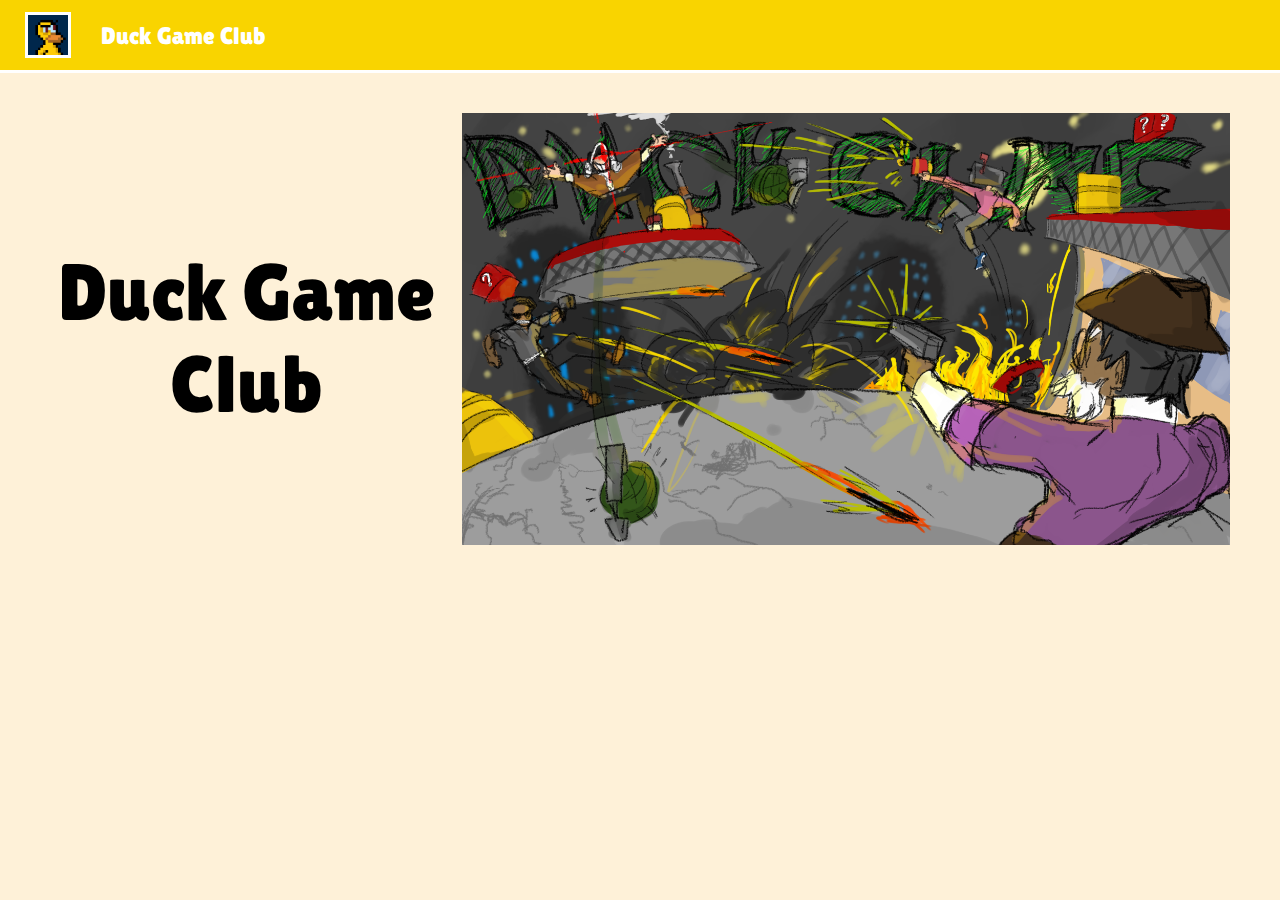
<file: index.html>
<!DOCTYPE html>
<html lang="en">
<head>
    <meta charset="UTF-8">
    <meta name="viewport" content="width=device-width, initial-scale=1.0">
    <title>Duck Game Club</title>
    <link href="./style.css" rel="stylesheet"/>
    <style>

    </style>
    <link rel="preconnect" href="https://fonts.googleapis.com">
    <link rel="preconnect" href="https://fonts.gstatic.com" crossorigin>
    <link href="https://fonts.googleapis.com/css2?family=Lilita+One&family=Nunito+Sans&display=swap" rel="stylesheet">
</head>
<body>
    <div id="header" class="container">
        <div class="item logo">
            <img src="./images/logo.png"/>
        </div>
        <div class="item">
            Duck Game Club
        </div>
    </div>
    <div id="hero" class="container">
        <div class="item">
            Duck Game Club
        </div>
        <div class="item gallery">
            <img src="images/banner.png"/>
        </div>
    </div>
</body>
</html>
</file>
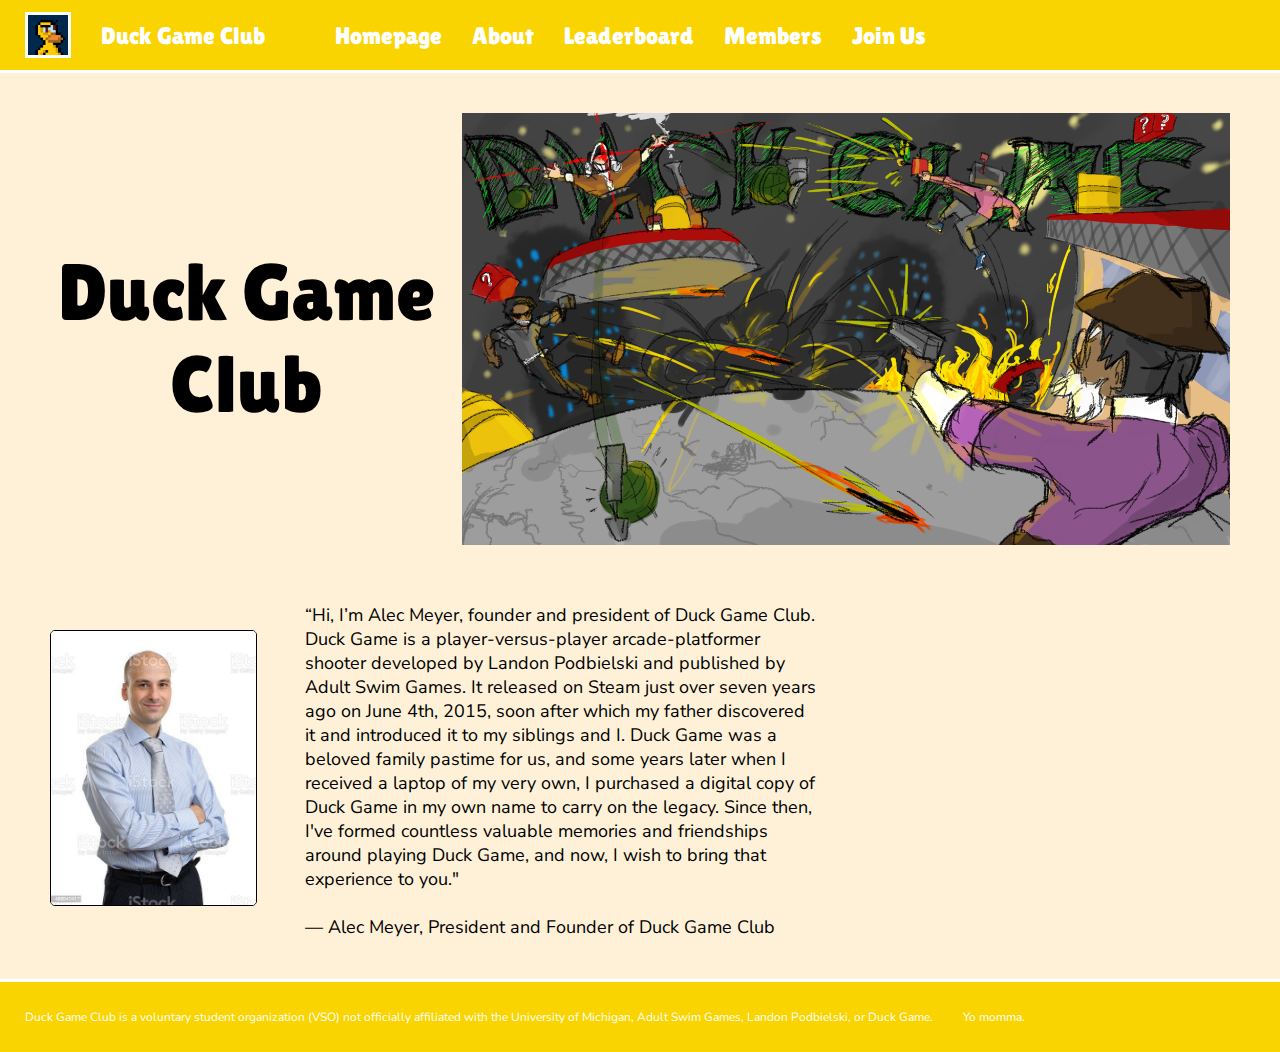
<file: pages/index.html>
<!DOCTYPE html>
<html lang="en">
<head>
    <meta charset="UTF-8">
    <meta name="viewport" content="width=device-width, initial-scale=1.0">
    <title>Duck Game Club</title>
    <link href="../style.css" rel="stylesheet"/>
    <link rel="preconnect" href="https://fonts.googleapis.com">
    <link rel="preconnect" href="https://fonts.gstatic.com" crossorigin>
    <link href="https://fonts.googleapis.com/css2?family=Lilita+One&family=Nunito+Sans&display=swap" rel="stylesheet">
</head>
<body>
    <div id="header" class="container">
        <div class="item logo">
            <img src="../images/logo.png"/>
        </div>
        <div class="item name">
            <a href="./index.html">Duck Game Club</a>
        </div>
        <div class="item link">
            <a href="./index.html">Homepage</a>
        </div>
        <div class="item link">
            <a href="./about.html">About</a>
        </div>
        <div class="item link">
            <a href="./leaderboard.html">Leaderboard</a>
        </div>
        <div class="item link">
            <a href="./members.html">Members</a>
        </div>
        <div class="item link">
            <a href="./join-us.html">Join Us</a>
        </div>
    </div>

    <div id="hero" class="container">
        <div class="item">
            Duck Game Club
        </div>
        <div class="item gallery">
            <img src="../images/banner.png"/>
        </div>
    </div>

    <div id="front-testimonial" class="container">
        <div class="img">
            <img src="../images/businessman2.jpg"/>
        </div>
        <div class="text">
            “Hi, I’m Alec Meyer, founder and president of Duck Game Club. 
            Duck Game is a player-versus-player arcade-platformer shooter developed by Landon Podbielski 
            and published by Adult Swim Games. It released on Steam just over seven years ago on 
            June 4th, 2015, soon after which my father discovered it and introduced it to my siblings and I. 
            Duck Game was a beloved family pastime for us, and some years later when I received a laptop of my 
            very own, I purchased a digital copy of Duck Game in my own name to carry on the legacy. Since then, 
            I've formed countless valuable memories and friendships around playing Duck Game, and now, 
            I wish to bring that experience to you."
            <br>
            <br>
            — Alec Meyer, President and Founder of Duck Game Club
        </div>
    </div>

    <div id="footer" class="container">
        <div>
            Duck Game Club is a voluntary student organization (VSO) not officially 
            affiliated with the University of Michigan, Adult Swim Games, Landon Podbielski, or Duck Game. 
            
        </div>
        <div id="yo-momma">
            Yo momma.
        </div>
    </div>
</body>
</html>
</file>
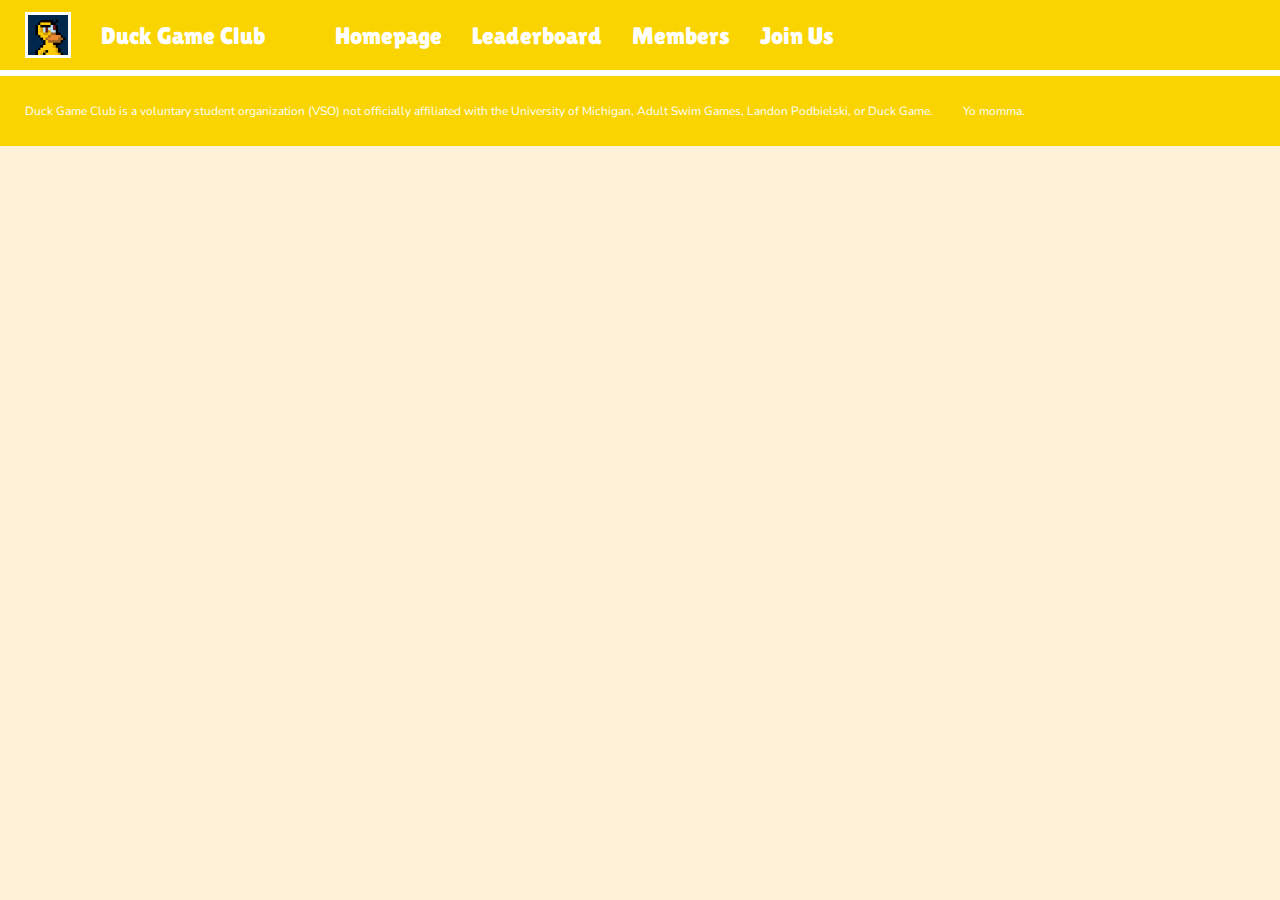
<file: join-us.html>
<!DOCTYPE html>
<html lang="en">
<head>
    <meta charset="UTF-8">
    <meta name="viewport" content="width=device-width, initial-scale=1.0">
    <title>Duck Game Club</title>
    <link href="./style.css" rel="stylesheet"/>
    <link rel="preconnect" href="https://fonts.googleapis.com">
    <link rel="preconnect" href="https://fonts.gstatic.com" crossorigin>
    <link href="https://fonts.googleapis.com/css2?family=Lilita+One&family=Nunito+Sans&display=swap" rel="stylesheet">
</head>
<body>
    <div id="header" class="container">
        <div class="item logo">
            <img src="./images/logo.png"/>
        </div>
        <div class="item name">
            <a href="./index.html">Duck Game Club</a>
        </div>
        <div class="item link">
            <a href="./index.html">Homepage</a>
        </div>
        <div class="item link">
            <a href="./leaderboard.html">Leaderboard</a>
        </div>
        <div class="item link">
            <a href="./members.html">Members</a>
        </div>
        <div class="item link">
            <a href="./join-us.html">Join Us</a>
        </div>
    </div>

    <div id="footer" class="container">
        <div>
            Duck Game Club is a voluntary student organization (VSO) not officially 
            affiliated with the University of Michigan, Adult Swim Games, Landon Podbielski, or Duck Game. 
            
        </div>
        <div id="yo-momma">
            Yo momma.
        </div>
    </div>
</body>
</html>
</file>
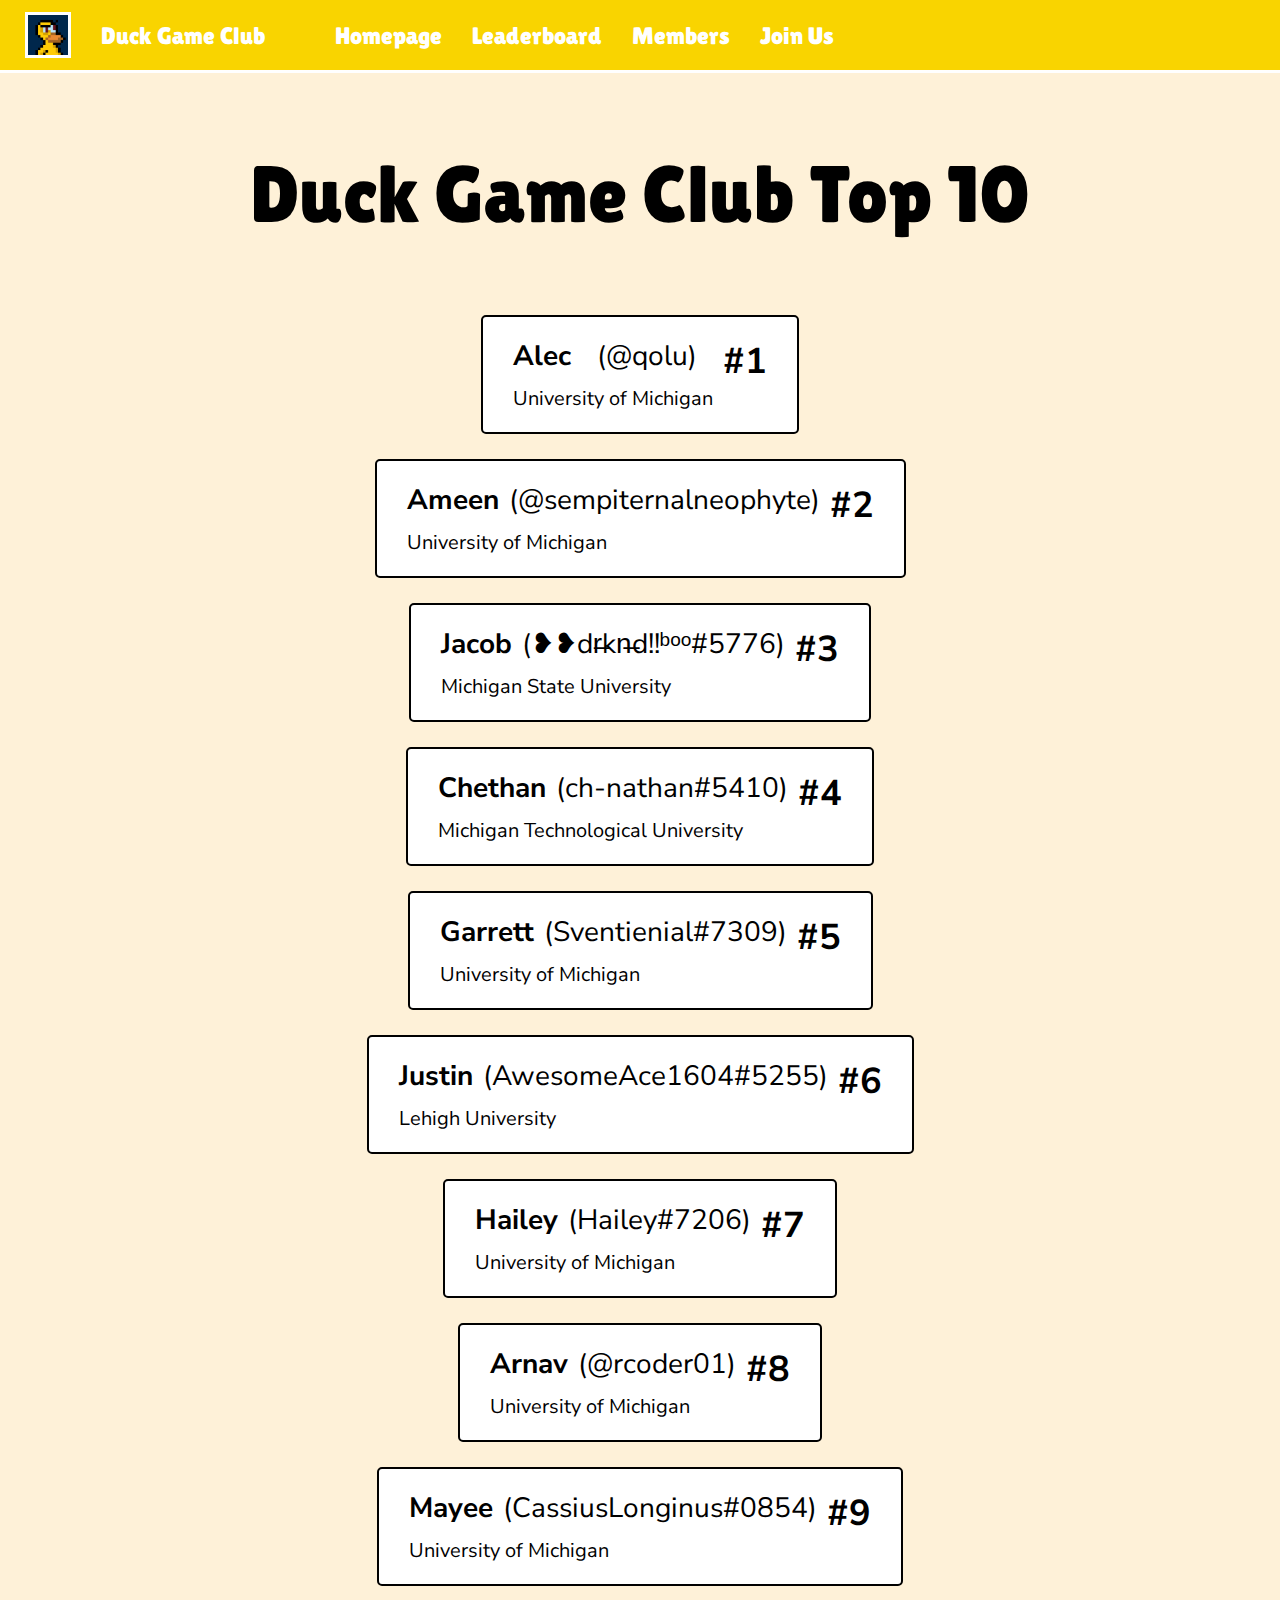
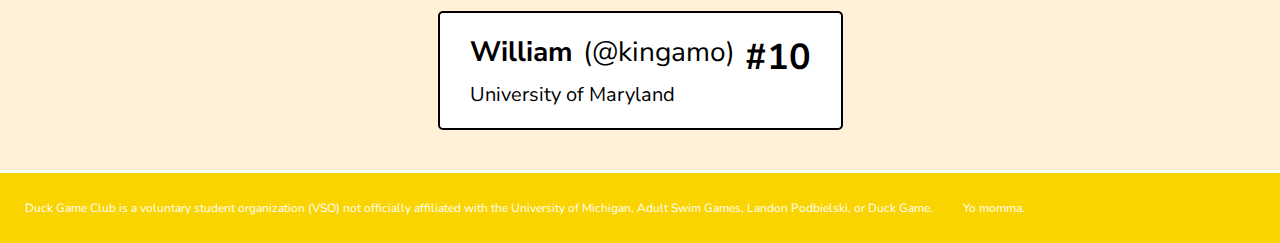
<file: leaderboard.html>
<!DOCTYPE html>
<html lang="en">
<head>
    <meta charset="UTF-8">
    <meta name="viewport" content="width=device-width, initial-scale=1.0">
    <title>Duck Game Club</title>
    <link href="./style.css" rel="stylesheet"/>
    <link rel="preconnect" href="https://fonts.googleapis.com">
    <link rel="preconnect" href="https://fonts.gstatic.com" crossorigin>
    <link href="https://fonts.googleapis.com/css2?family=Lilita+One&family=Nunito+Sans&display=swap" rel="stylesheet">
</head>
<body>
    <div id="header" class="container">
        <div class="item logo">
            <img src="./images/logo.png"/>
        </div>
        <div class="item name">
            <a href="./index.html">Duck Game Club</a>
        </div>
        <div class="item link">
            <a href="./index.html">Homepage</a>
        </div>
        <div class="item link">
            <a href="./leaderboard.html">Leaderboard</a>
        </div>
        <div class="item link">
            <a href="./members.html">Members</a>
        </div>
        <div class="item link">
            <a href="./join-us.html">Join Us</a>
        </div>
    </div>

    <div id="leaderboard-title">
        Duck Game Club Top 10
    </div>
    <div id="leaderboard" class="container">
        <div class="item">
            <div class="name">
                Alec
            </div>
            <div class="screen-name">
                (@qolu)
            </div>
            <div class="rank">
                #1
            </div>
            <div class="school">
                University of Michigan
            </div>
        </div>
        <div class="item">
            <div class="name">
                Ameen
            </div>
            <div class="screen-name">
                (@sempiternalneophyte)
            </div>
            <div class="rank">
                #2
            </div>
            <div class="school">
                University of Michigan
            </div>
        </div>
        <div class="item">
            <div class="name">
                Jacob
            </div>
            <div class="screen-name">
                (❥❥dr̶kn̶d!!ᵇᵒᵒ#5776)
            </div>
            <div class="rank">
                #3
            </div>
            <div class="school">
                Michigan State University
            </div>
        </div>
        <div class="item">
            <div class="name">
                Chethan
            </div>
            <div class="screen-name">
                (ch-nathan#5410)
            </div>
            <div class="rank">
                #4
            </div>
            <div class="school">
                Michigan Technological University
            </div>
        </div>
        <div class="item">
            <div class="name">
                Garrett
            </div>
            <div class="screen-name">
                (Sventienial#7309)
            </div>
            <div class="rank">
                #5
            </div>
            <div class="school">
                University of Michigan
            </div>
        </div>
        <div class="item">
            <div class="name">
                Justin
            </div>
            <div class="screen-name">
                (AwesomeAce1604#5255)
            </div>
            <div class="rank">
                #6
            </div>
            <div class="school">
                Lehigh University
            </div>
        </div>
        <div class="item">
            <div class="name">
                Hailey
            </div>
            <div class="screen-name">
                (Hailey#7206)
            </div>
            <div class="rank">
                #7
            </div>
            <div class="school">
                University of Michigan
            </div>
        </div>
        <div class="item">
            <div class="name">
                Arnav
            </div>
            <div class="screen-name">
                (@rcoder01)
            </div>
            <div class="rank">
                #8
            </div>
            <div class="school">
                University of Michigan
            </div>
        </div>
        <div class="item">
            <div class="name">
                Mayee
            </div>
            <div class="screen-name">
                (CassiusLonginus#0854)
            </div>
            <div class="rank">
                #9
            </div>
            <div class="school">
                University of Michigan
            </div>
        </div>
        <div class="item">
            <div class="name">
                William
            </div>
            <div class="screen-name">
                (@kingamo)
            </div>
            <div class="rank">
                #10
            </div>
            <div class="school">
                University of Maryland
            </div>
        </div>
    </div>

    <div id="footer" class="container">
        <div>
            Duck Game Club is a voluntary student organization (VSO) not officially 
            affiliated with the University of Michigan, Adult Swim Games, Landon Podbielski, or Duck Game. 
            
        </div>
        <div id="yo-momma">
            Yo momma.
        </div>
    </div>
</body>
</html>
</file>
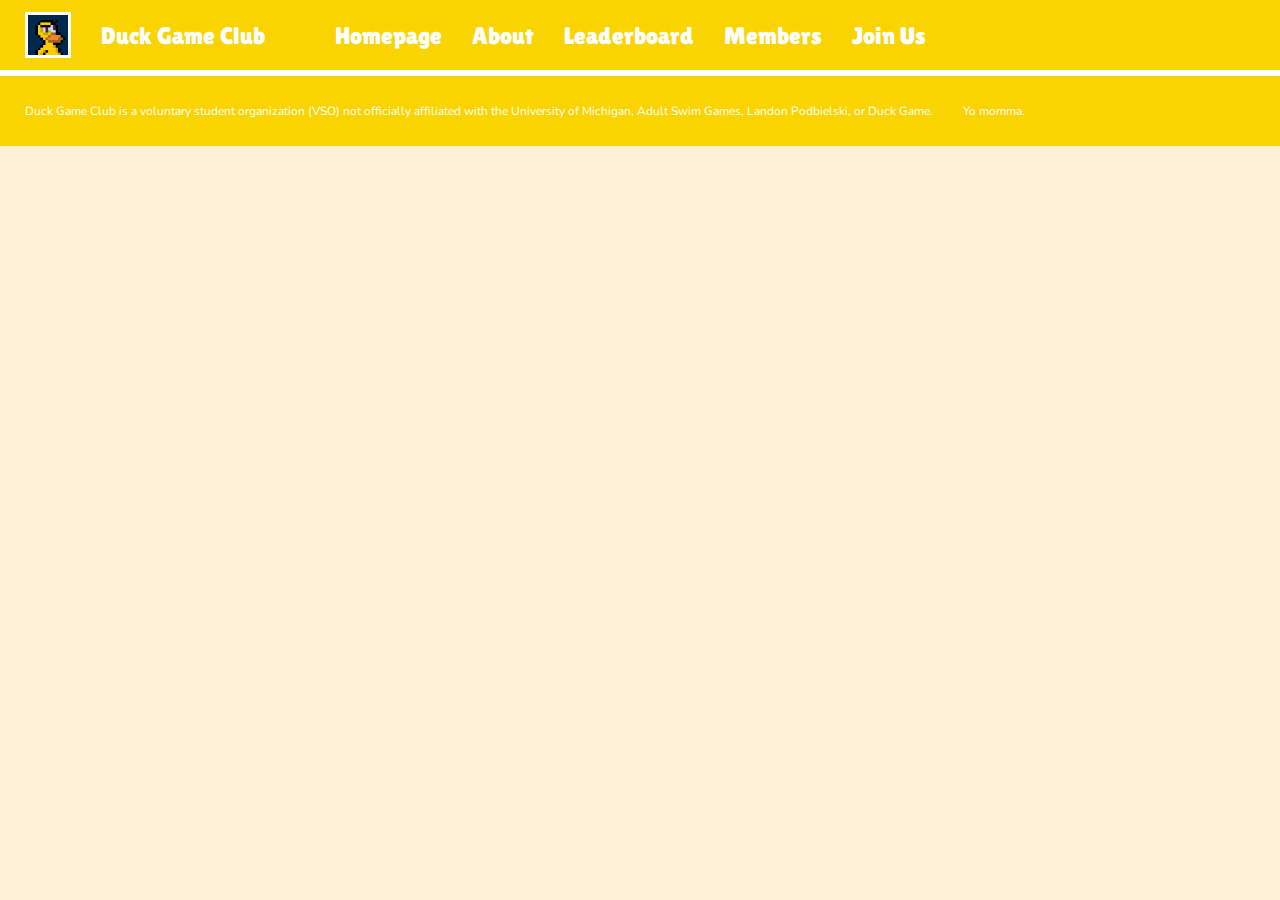
<file: pages/about.html>
<!DOCTYPE html>
<html lang="en">
<head>
    <meta charset="UTF-8">
    <meta name="viewport" content="width=device-width, initial-scale=1.0">
    <title>Duck Game Club</title>
    <link href="../style.css" rel="stylesheet"/>
    <link rel="preconnect" href="https://fonts.googleapis.com">
    <link rel="preconnect" href="https://fonts.gstatic.com" crossorigin>
    <link href="https://fonts.googleapis.com/css2?family=Lilita+One&family=Nunito+Sans&display=swap" rel="stylesheet">
</head>
<body>
    <div id="header" class="container">
        <div class="item logo">
            <img src="../images/logo.png"/>
        </div>
        <div class="item name">
            <a href="./index.html">Duck Game Club</a>
        </div>
        <div class="item link">
            <a href="./index.html">Homepage</a>
        </div>
        <div class="item link">
            <a href="./about.html">About</a>
        </div>
        <div class="item link">
            <a href="./leaderboard.html">Leaderboard</a>
        </div>
        <div class="item link">
            <a href="./members.html">Members</a>
        </div>
        <div class="item link">
            <a href="./join-us.html">Join Us</a>
        </div>
    </div>

    <div id="footer" class="container">
        <div>
            Duck Game Club is a voluntary student organization (VSO) not officially 
            affiliated with the University of Michigan, Adult Swim Games, Landon Podbielski, or Duck Game. 
            
        </div>
        <div id="yo-momma">
            Yo momma.
        </div>
    </div>
</body>
</html>
</file>
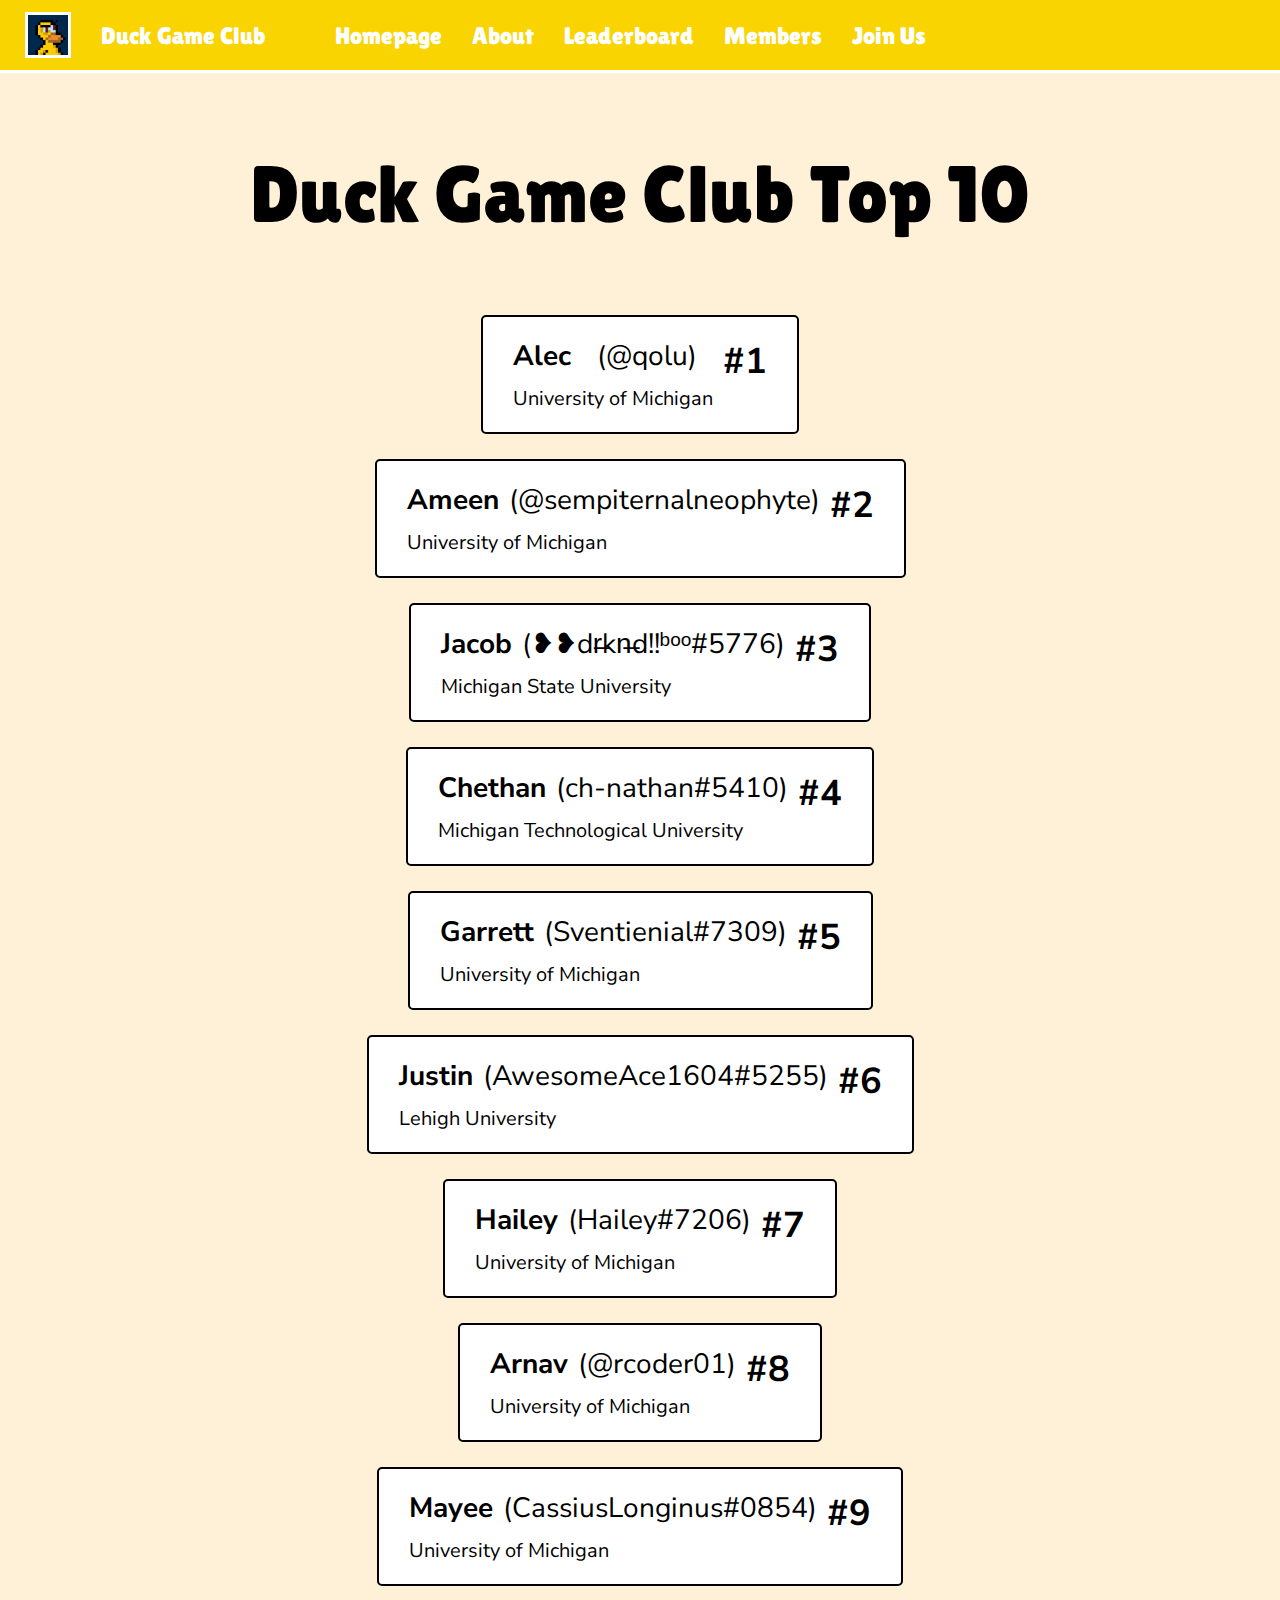
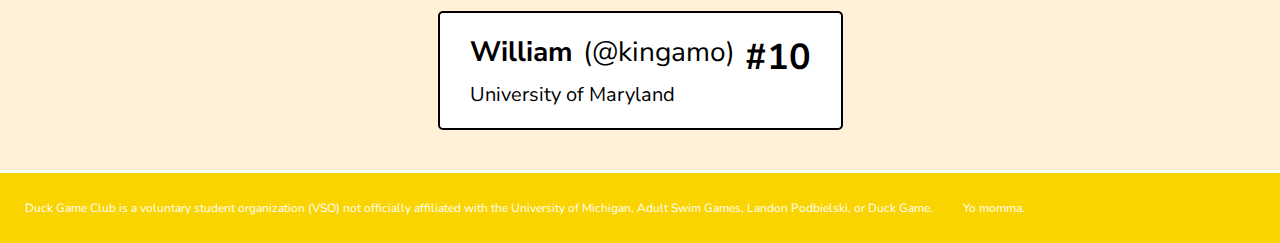
<file: pages/leaderboard.html>
<!DOCTYPE html>
<html lang="en">
<head>
    <meta charset="UTF-8">
    <meta name="viewport" content="width=device-width, initial-scale=1.0">
    <title>Duck Game Club</title>
    <link href="../style.css" rel="stylesheet"/>
    <link rel="preconnect" href="https://fonts.googleapis.com">
    <link rel="preconnect" href="https://fonts.gstatic.com" crossorigin>
    <link href="https://fonts.googleapis.com/css2?family=Lilita+One&family=Nunito+Sans&display=swap" rel="stylesheet">
</head>
<body>
    <div id="header" class="container">
        <div class="item logo">
            <img src="../images/logo.png"/>
        </div>
        <div class="item name">
            <a href="./index.html">Duck Game Club</a>
        </div>
        <div class="item link">
            <a href="./index.html">Homepage</a>
        </div>
        <div class="item link">
            <a href="./about.html">About</a>
        </div>
        <div class="item link">
            <a href="./leaderboard.html">Leaderboard</a>
        </div>
        <div class="item link">
            <a href="./members.html">Members</a>
        </div>
        <div class="item link">
            <a href="./join-us.html">Join Us</a>
        </div>
    </div>

    <div id="leaderboard-title">
        Duck Game Club Top 10
    </div>
    <div id="leaderboard" class="container">
        <div class="item">
            <div class="name">
                Alec
            </div>
            <div class="screen-name">
                (@qolu)
            </div>
            <div class="rank">
                #1
            </div>
            <div class="school">
                University of Michigan
            </div>
        </div>
        <div class="item">
            <div class="name">
                Ameen
            </div>
            <div class="screen-name">
                (@sempiternalneophyte)
            </div>
            <div class="rank">
                #2
            </div>
            <div class="school">
                University of Michigan
            </div>
        </div>
        <div class="item">
            <div class="name">
                Jacob
            </div>
            <div class="screen-name">
                (❥❥dr̶kn̶d!!ᵇᵒᵒ#5776)
            </div>
            <div class="rank">
                #3
            </div>
            <div class="school">
                Michigan State University
            </div>
        </div>
        <div class="item">
            <div class="name">
                Chethan
            </div>
            <div class="screen-name">
                (ch-nathan#5410)
            </div>
            <div class="rank">
                #4
            </div>
            <div class="school">
                Michigan Technological University
            </div>
        </div>
        <div class="item">
            <div class="name">
                Garrett
            </div>
            <div class="screen-name">
                (Sventienial#7309)
            </div>
            <div class="rank">
                #5
            </div>
            <div class="school">
                University of Michigan
            </div>
        </div>
        <div class="item">
            <div class="name">
                Justin
            </div>
            <div class="screen-name">
                (AwesomeAce1604#5255)
            </div>
            <div class="rank">
                #6
            </div>
            <div class="school">
                Lehigh University
            </div>
        </div>
        <div class="item">
            <div class="name">
                Hailey
            </div>
            <div class="screen-name">
                (Hailey#7206)
            </div>
            <div class="rank">
                #7
            </div>
            <div class="school">
                University of Michigan
            </div>
        </div>
        <div class="item">
            <div class="name">
                Arnav
            </div>
            <div class="screen-name">
                (@rcoder01)
            </div>
            <div class="rank">
                #8
            </div>
            <div class="school">
                University of Michigan
            </div>
        </div>
        <div class="item">
            <div class="name">
                Mayee
            </div>
            <div class="screen-name">
                (CassiusLonginus#0854)
            </div>
            <div class="rank">
                #9
            </div>
            <div class="school">
                University of Michigan
            </div>
        </div>
        <div class="item">
            <div class="name">
                William
            </div>
            <div class="screen-name">
                (@kingamo)
            </div>
            <div class="rank">
                #10
            </div>
            <div class="school">
                University of Maryland
            </div>
        </div>
    </div>

    <div id="footer" class="container">
        <div>
            Duck Game Club is a voluntary student organization (VSO) not officially 
            affiliated with the University of Michigan, Adult Swim Games, Landon Podbielski, or Duck Game. 
            
        </div>
        <div id="yo-momma">
            Yo momma.
        </div>
    </div>
</body>
</html>
</file>
<file: style.css>
html {
    background-color: #fef1d8;
    margin: 0px;
    padding: 0px;
}
body {
    margin: 0px;
    padding: 0px;
}
a {
    color: white;
    text-decoration: none;
}

/***************************************************************************************/

div#header {
    display: flex;
    flex-direction: row;
    justify-content: flex-start;
    gap: 30px;
    align-items: center;
    flex-wrap: nowrap;
    background-color: #f9d400;
    padding: 10px 25px;
    height: 50px;
    border-bottom: 3px solid white;
}
div#header div.item {
    color: #ffffff;
    font-family: 'Lilita One', cursive;
    font-weight: 400;
    font-size: 1.5rem;
    flex-shrink: 0;
}
div#header div.item.logo {
    width: 40px;
    height: 40px;
    border: 3px solid #ffffff;
}
div#header img {
    padding: 0px;
    width: 100%;
}
div#header .name {
    margin-right: 40px;
}

/***************************************************************************************/

div#hero {
    display: flex;
    flex-direction: row;
    justify-content: flex-start;
    align-items: center;
    flex-wrap: nowrap;
    margin: 40px 50px;
    gap: 20px;
}
div#hero div.item {
    flex: 1;
    font-family: 'Lilita One', cursive;
    font-weight: 400;
    font-size: 5rem;
    text-align: center;
    color: black;
}
div#hero img {
    max-width: 60vw;
    height: auto;
}

div#front-testimonial {
    display: flex;
    margin: 40px 50px;
    gap: 50px;
    align-items: center;
    width: 60vw;
    font-family: 'Nunito Sans', sans-serif;
    font-size: 1.125rem;
}
div#front-testimonial div.img {
    flex: 2;
}
div#front-testimonial img {
    width: 100%;
    height: auto;
    border: 1px solid black;
    border-radius: 5px;
}
div#front-testimonial div.text {
    flex: 5;
}

/***************************************************************************************/

div#footer {
    display: flex;
    flex-direction: row;
    justify-content: flex-start;
    gap: 30px;
    align-items: center;
    flex-wrap: nowrap;
    background-color: #f9d400;
    padding: 10px 25px;
    height: 50px;
    border-top: 3px solid white;
    color: white;
    font-family: 'Nunito Sans', sans-serif;
    font-size: 0.75rem;
}
div#footer #yo-momma {
    flex-shrink: 0;
}

/***************************************************************************************/

div#leaderboard-title {
    font-family: 'Lilita One', cursive;
    color: black;
    font-size: 5rem;
    text-align: center;
    margin-top: 75px;
    margin-bottom: 35px;
}
div#leaderboard {
    padding: 40px;
    display: flex;
    flex-direction: column;
    align-items: center;
    gap: 25px;
    font-family: 'Nunito Sans', sans-serif;
    font-size: 1.75rem;
    font-weight: bold;
    color: black;
}
div#leaderboard div.item {
    display: grid;
    gap: 10px;
    grid-template: auto auto / auto auto auto;
    border: 2px solid black;
    padding: 20px 30px;
    border-radius: 5px;
    background-color: white;
}
div#leaderboard div.screen-name {
    font-weight: normal;
}
div#leaderboard div.rank {
    font-size: 2.25rem;
    grid-row: span 2;
}
div#leaderboard div.school {
    grid-column: span 2;
    font-weight: normal;
    font-size: 1.25rem;
}
</file>
